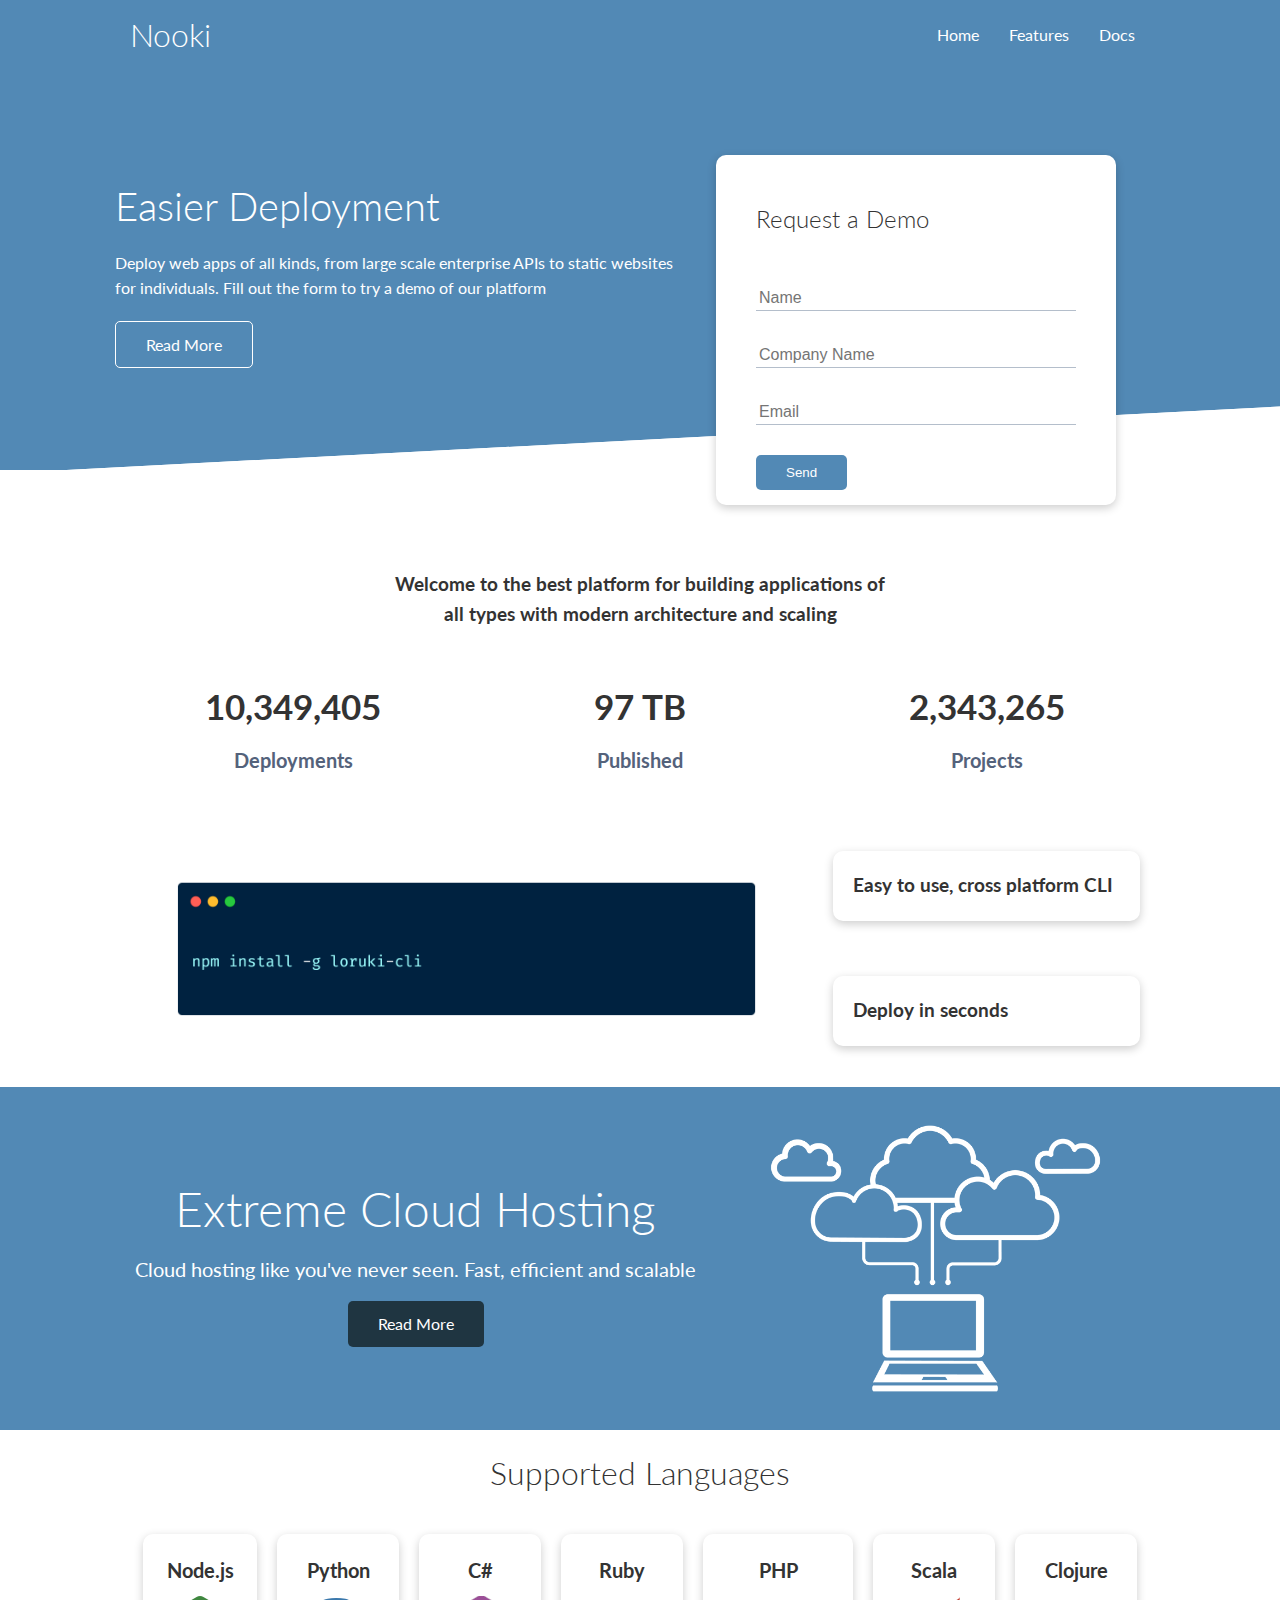
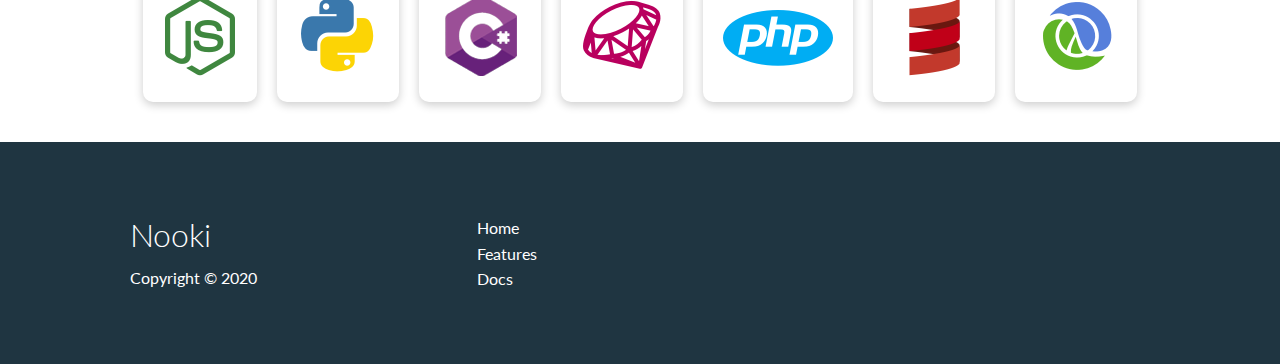
<file: index.html>
<!DOCTYPE html>
<html lang="en">

<head>
    <meta charset="UTF-8">
    <meta http-equiv="X-UA-Compatible" content="IE=edge">
    <meta name="viewport" content="width=device-width, initial-scale=1.0">
    <link rel="stylesheet" href="https://cdnjs.cloudflare.com/ajax/libs/font-awesome/6.0.0-beta3/css/all.min.css"
        integrity="sha512-Fo3rlrZj/k7ujTnHg4CGR2D7kSs0v4LLanw2qksYuRlEzO+tcaEPQogQ0KaoGN26/zrn20ImR1DfuLWnOo7aBA=="
        crossorigin="anonymous" referrerpolicy="no-referrer" />
    <link rel="stylesheet" href="style.css">
    <title>Nooki | Cloud Hosting for Everyone</title>
</head>

<body>
    <!-- Navbar -->
    <div class="navbar">
        <div class="container flex">
            <h1 class="logo">Nooki</h1>
            <nav>
                <ul>
                    <li><a href="index.html">Home</a></li>
                    <li><a href="features.html">Features</a></li>
                    <li><a href="docs.html">Docs</a></li>
                </ul>
            </nav>
        </div>
    </div>

    <!-- Showcase -->
    <section class="showcase">
        <div class="container grid">
            <div class="showcase-text">
                <h1>Easier Deployment</h1>
                <p>Deploy web apps of all kinds, from large scale enterprise APIs to static websites for individuals.
                    Fill out the form to try a demo of our platform</p>
                <a href="features.html" class="btn btn-outline"> Read More</a>
            </div>

            <div class="showcase-form card">
                <h2>Request a Demo</h2>
                <form name="contact" method="post" netlify-honeypot="bot-field" data-netlify="true">
                    <input type="hidden" name="form-name" value="contact">
                    <p class="hidden">
                        <label>Don't fill this out if you're human: <input name="bot-field"></label>
                    </p>
                    <div class="form-control">
                        <input type="text" name="name" placeholder="Name" required>
                    </div>
                    <div class="form-control">
                        <input type="text" name="company" placeholder="Company Name" required>
                    </div>
                    <div class="form-control">
                        <input type="email" name="email" placeholder="Email" required>
                    </div>
                    <input type="submit" value="Send" class="btn btn-primary">
                </form>
            </div>
        </div>
    </section>

    <!-- Stats -->
    <section class="stats">
        <div class="container">
            <h3 class="stats-heading text-center my-1">
                Welcome to the best platform for building applications of all types with modern architecture and scaling
            </h3>

            <div class="grid grid-3 text-center my-4">
                <div>
                    <i class="fas fa-server fa-3x"></i>
                    <h3>10,349,405</h3>
                    <p class="text-secondary">Deployments</p>
                </div>
                <div>
                    <i class="fas fa-upload fa-3x"></i>
                    <h3>97 TB</h3>
                    <p class="text-secondary">Published</p>
                </div>
                <div>
                    <i class="fas fa-project-diagram fa-3x"></i>
                    <h3>2,343,265</h3>
                    <p class="text-secondary">Projects</p>
                </div>
            </div>
        </div>
    </section>

    <!-- Cli -->
    <section class="cli">
        <div class="container grid">
            <img src="images/cli.png" alt="cli">
            <div class="card">
                <h3>Easy to use, cross platform CLI</h3>
            </div>
            <div class="card">
                <h3>Deploy in seconds</h3>
            </div>
        </div>
    </section>

    <!-- Cloud -->
    <section class="cloud bg-primary my-2 py-2">
        <div class="container grid">
            <div class="text-center">
                <h2 class="lg">Extreme Cloud Hosting</h2>
                <p class="lead my-1">Cloud hosting like you've never seen. Fast, efficient and scalable</p>
                <a href="features.html" class="btn btn-dark">Read More</a>
            </div>
            <img src="images/cloud.png" alt="cloud">
        </div>
    </section>

    <!-- Languages -->
    <section class="languages">
        <h2 class="md text-center my-2">
            Supported Languages
        </h2>
        <div class="container flex">
            <div class="card">
                <h4>Node.js</h4>
                <img src="images/logos/node.png" alt="node">
            </div>
            <div class="card">
                <h4>Python</h4>
                <img src="images/logos/python.png" alt="Python">
            </div>
            <div class="card">
                <h4>C#</h4>
                <img src="images/logos/csharp.png" alt="Csharp">
            </div>
            <div class="card">
                <h4>Ruby</h4>
                <img src="images/logos/ruby.png" alt="Ruby">
            </div>
            <div class="card">
                <h4>PHP</h4>
                <img src="images/logos/php.png" alt="PHP">
            </div>
            <div class="card">
                <h4>Scala</h4>
                <img src="images/logos/scala.png" alt="Scala">
            </div>
            <div class="card">
                <h4>Clojure</h4>
                <img src="images/logos/clojure.png" alt="Clojure">
            </div>
        </div>
    </section>

    <!-- Footer -->
    <footer class="footer bg-dark py-5">
        <div class="container grid grid-3">
            <div>
                <h1>Nooki</h1>
                <p>Copyright &copy; 2020</p>
            </div>
            <nav>
                <ul>
                    <li><a href="index.html">Home</a></li>
                    <li><a href="features.html">Features</a></li>
                    <li><a href="docs.html">Docs</a></li>
                </ul>
            </nav>
            <div class="social">
                <a href="#"><i class="fab fa-github fa-2x"></i>
                </a>
                <a href="#"><i class="fab fa-facebook fa-2x"></i>
                </a>
                <a href="#"><i class="fab fa-instagram fa-2x"></i>
                </a>
                <a href="#"><i class="fab fa-twitter fa-2x"></i>
                </a>
            </div>
        </div>
    </footer>

</body>

</html>
</file>
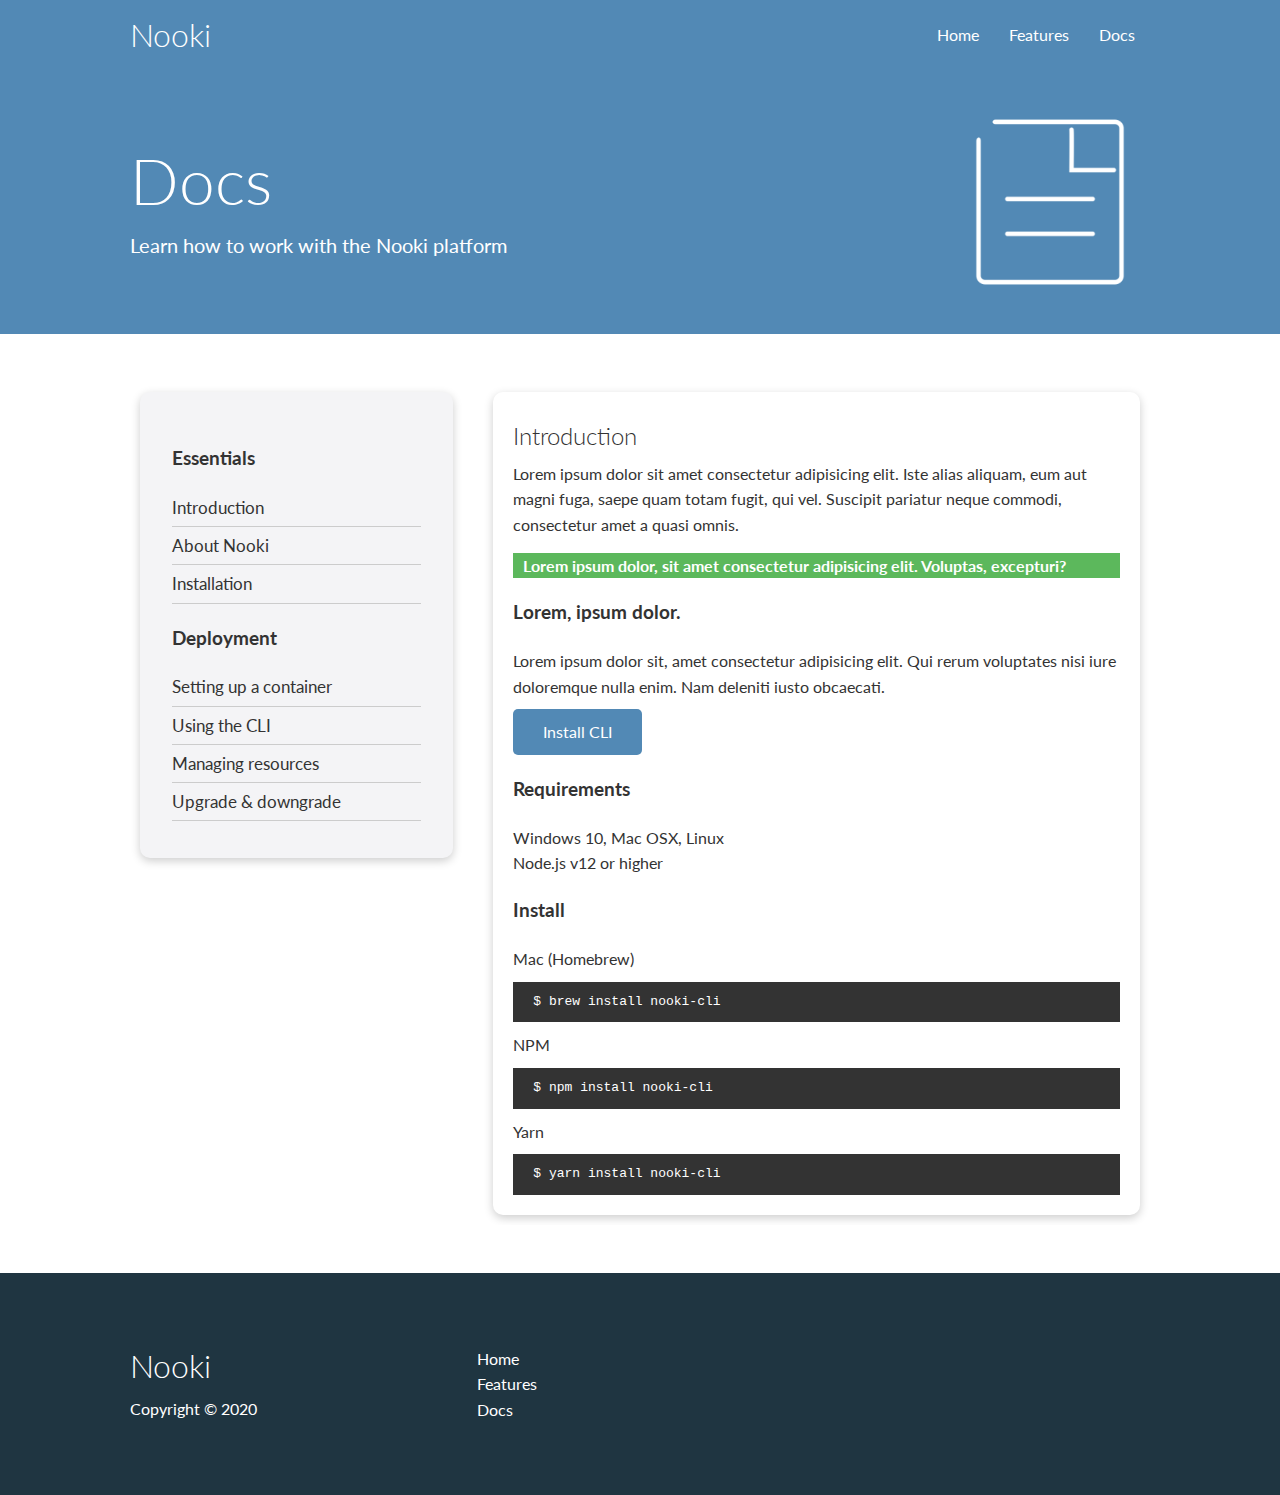
<file: docs.html>
<!DOCTYPE html>
<html lang="en">

<head>
    <meta charset="UTF-8">
    <meta http-equiv="X-UA-Compatible" content="IE=edge">
    <meta name="viewport" content="width=device-width, initial-scale=1.0">
    <link rel="stylesheet" href="https://cdnjs.cloudflare.com/ajax/libs/font-awesome/6.0.0-beta3/css/all.min.css"
        integrity="sha512-Fo3rlrZj/k7ujTnHg4CGR2D7kSs0v4LLanw2qksYuRlEzO+tcaEPQogQ0KaoGN26/zrn20ImR1DfuLWnOo7aBA=="
        crossorigin="anonymous" referrerpolicy="no-referrer" />
    <link rel="stylesheet" href="style.css">
    <title>Nooki | Cloud Hosting for Everyone</title>
</head>

<body>
    <!-- Navbar -->
    <div class="navbar">
        <div class="container flex">
            <h1 class="logo">Nooki</h1>
            <nav>
                <ul>
                    <li><a href="index.html">Home</a></li>
                    <li><a href="features.html">Features</a></li>
                    <li><a href="docs.html">Docs</a></li>
                </ul>
            </nav>
        </div>
    </div>

    <!-- Head -->
    <section class="docs-head bg-primary py-3">
        <div class="container grid">
            <div>
                <h1 class="xl">Docs</h1>
                <p class="lead">Learn how to work with the Nooki platform</p>
            </div>
            <img src="images/docs.png" alt="">
        </div>
    </section>

    <!-- Docs main -->
    <section class="docs-main my-4">
        <div class="container grid">
            <div class="card bg-light p-3">
                <h3 class="my-2">Essentials</h3>
                <nav>
                    <ul>
                        <li><a class="test-primary" href="#">Introduction</a></li>
                        <li><a href="#">About Nooki</a></li>
                        <li><a href="#">Installation</a></li>
                    </ul>
                </nav>
                <h3 class="my-2">Deployment</h3>
                <nav>
                    <ul>
                        <li><a href="#">Setting up a container</a></li>
                        <li><a href="#">Using the CLI</a></li>
                        <li><a href="#">Managing resources</a></li>
                        <li><a href="#">Upgrade & downgrade</a></li>
                    </ul>
                </nav>
            </div>
            <div class="card">
                <h2>Introduction</h2>
                <p>Lorem ipsum dolor sit amet consectetur adipisicing elit. Iste alias aliquam, eum aut magni fuga,
                    saepe quam totam fugit, qui vel. Suscipit pariatur neque commodi, consectetur amet a quasi omnis.
                </p>
                <div class="alert alert-success">
                    <i class="fas fa-info"></i> Lorem ipsum dolor, sit amet consectetur adipisicing elit. Voluptas,
                    excepturi?
                </div>
                <h3>Lorem, ipsum dolor.</h3>
                <p>Lorem ipsum dolor sit, amet consectetur adipisicing elit. Qui rerum voluptates nisi iure doloremque
                    nulla enim. Nam deleniti iusto obcaecati.</p>
                <a href="#" class="btn btn-primary">Install CLI</a>
                <h3>Requirements</h3>
                <ul>
                    <li>Windows 10, Mac OSX, Linux</li>
                    <li>Node.js v12 or higher</li>
                </ul>
                <h3>Install</h3>
                <p>Mac (Homebrew)</p>
                <pre><code>$ brew install nooki-cli</code></pre>
                <p>NPM</p>
                <pre><code>$ npm install nooki-cli</code></pre>
                <p>Yarn</p>
                <pre><code>$ yarn install nooki-cli</code></pre>
            </div>
        </div>
    </section>

    <!-- Footer -->
    <footer class="footer bg-dark py-5">
        <div class="container grid grid-3">
            <div>
                <h1>Nooki</h1>
                <p>Copyright &copy; 2020</p>
            </div>
            <nav>
                <ul>
                    <li><a href="index.html">Home</a></li>
                    <li><a href="features.html">Features</a></li>
                    <li><a href="docs.html">Docs</a></li>
                </ul>
            </nav>
            <div class="social">
                <a href="#"><i class="fab fa-github fa-2x"></i>
                </a>
                <a href="#"><i class="fab fa-facebook fa-2x"></i>
                </a>
                <a href="#"><i class="fab fa-instagram fa-2x"></i>
                </a>
                <a href="#"><i class="fab fa-twitter fa-2x"></i>
                </a>
            </div>
        </div>
    </footer>

</body>

</html>
</file>
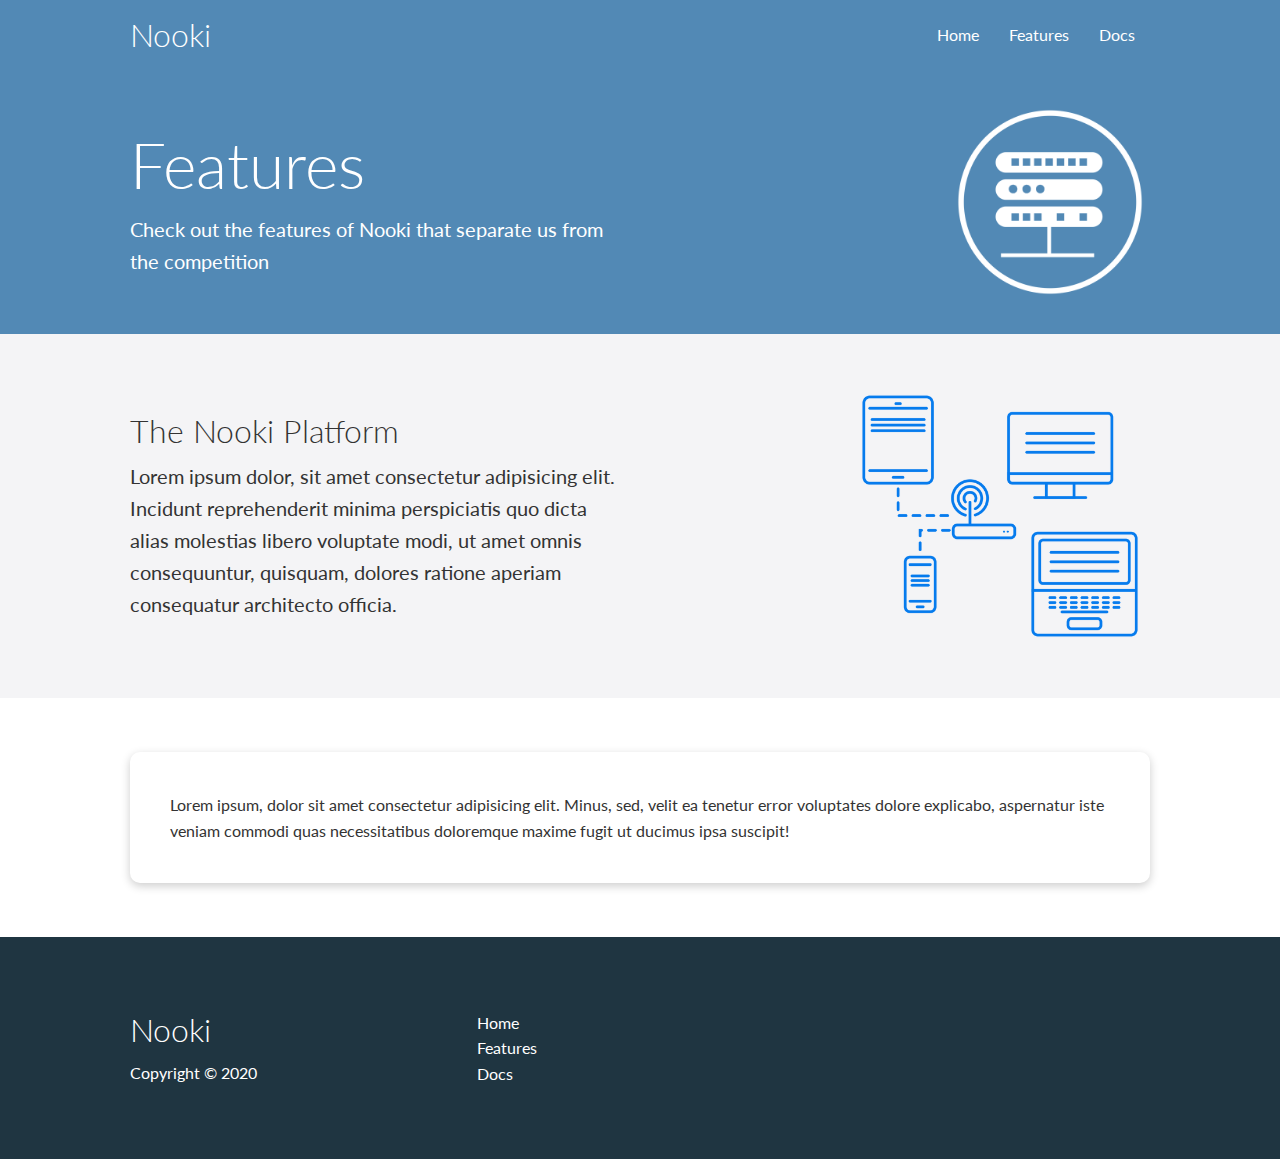
<file: features.html>
<!DOCTYPE html>
<html lang="en">

<head>
    <meta charset="UTF-8">
    <meta http-equiv="X-UA-Compatible" content="IE=edge">
    <meta name="viewport" content="width=device-width, initial-scale=1.0">
    <link rel="stylesheet" href="https://cdnjs.cloudflare.com/ajax/libs/font-awesome/6.0.0-beta3/css/all.min.css"
        integrity="sha512-Fo3rlrZj/k7ujTnHg4CGR2D7kSs0v4LLanw2qksYuRlEzO+tcaEPQogQ0KaoGN26/zrn20ImR1DfuLWnOo7aBA=="
        crossorigin="anonymous" referrerpolicy="no-referrer" />
    <link rel="stylesheet" href="style.css">
    <title>Nooki | Cloud Hosting for Everyone</title>
</head>

<body>
    <!-- Navbar -->
    <div class="navbar">
        <div class="container flex">
            <h1 class="logo">Nooki</h1>
            <nav>
                <ul>
                    <li><a href="index.html">Home</a></li>
                    <li><a href="features.html">Features</a></li>
                    <li><a href="docs.html">Docs</a></li>
                </ul>
            </nav>
        </div>
    </div>

    <!-- Head -->
    <section class="features-head bg-primary py-3">
        <div class="container grid">
            <div>
                <h1 class="xl">Features</h1>
                <p class="lead">Check out the features of Nooki that separate us from the competition</p>
            </div>
            <img src="images/server.png" alt="">
        </div>
    </section>

    <!-- Sub head -->
    <section class="features-sub-head bg-light py-3">
        <div class="container grid">
            <div>
                <h1 class="md">The Nooki Platform</h1>
                <p class="lead">Lorem ipsum dolor, sit amet consectetur adipisicing elit. Incidunt reprehenderit minima
                    perspiciatis quo dicta alias molestias libero voluptate modi, ut amet omnis consequuntur, quisquam,
                    dolores ratione aperiam consequatur architecto officia.</p>
            </div>
            <img src="images/server2.png" alt="">
        </div>
    </section>

    <section class="features-main my-2">
        <div class="container grid grid-3">
            <div class="card flex">
                <i class="fas fa-server fa-3x"></i>
                <p>Lorem ipsum, dolor sit amet consectetur adipisicing elit. Minus, sed, velit ea tenetur error
                    voluptates dolore explicabo, aspernatur iste veniam commodi quas necessitatibus doloremque maxime
                    fugit ut ducimus ipsa suscipit!</p>
            </div>
        </div>
    </section>

    <!-- Footer -->
    <footer class="footer bg-dark py-5">
        <div class="container grid grid-3">
            <div>
                <h1>Nooki</h1>
                <p>Copyright &copy; 2020</p>
            </div>
            <nav>
                <ul>
                    <li><a href="index.html">Home</a></li>
                    <li><a href="features.html">Features</a></li>
                    <li><a href="docs.html">Docs</a></li>
                </ul>
            </nav>
            <div class="social">
                <a href="#"><i class="fab fa-github fa-2x"></i>
                </a>
                <a href="#"><i class="fab fa-facebook fa-2x"></i>
                </a>
                <a href="#"><i class="fab fa-instagram fa-2x"></i>
                </a>
                <a href="#"><i class="fab fa-twitter fa-2x"></i>
                </a>
            </div>
        </div>
    </footer>

</body>

</html>
</file>
<file: style.css>
@import url('https://fonts.googleapis.com/css2?family=Lato:wght@300&family=Poppins:wght@200;300;400;500;600;700;800&family=Raleway:wght@800&family=Rubik:wght@300;400;600;700&display=swap');

:root {
    --primary-color: #5289b5;
    --secondary-color: #54627b;
    --dark-color: #1f3541;
    --light-color: #f4f4f6;
    --success-color: #5cb85c;
    --error-color: #d9534f;
}


/* reset */
* {
    box-sizing: border-box;
    padding: 0;
    margin: 0;
}

body {
    font-family: 'Lato', sans-serif;
    color: #333;
    line-height: 1.6;
}

ul {
    list-style-type: none;
}

a {
    text-decoration: none;
    color: #333;
}

h1, h2 {
    font-weight: 300;
    line-height: 1.2;
    margin: 10px 0;
}

p {
    margin: 10px 0;
}

img {
    width: 100%;
}

code, pre {
    background: #333;
    color: #fff;
    padding: 10px;
}


/* ---------------------Utilities--------------------- */
.container {
    max-width: 1100px;
    margin: 0 auto;
    overflow: auto;
    padding: 0 40px;
}

.flex {
    display: flex;
    justify-content: center;
    align-items: center;
    height: 100%;
}

.grid {
    display: grid;
    grid-template-columns: repeat(2, 1fr);
    gap: 20px;
    justify-content: center;
    height: 100%;
    align-items: center; 
}

.grid-3 {
    grid-template-columns: repeat(3, 1fr);
}

.card {
    background-color: #fff;
    color: #333;
    border-radius: 10px;
    box-shadow: 0 3px 10px rgba(0,0,0,0.2);
    padding: 20px;
    margin: 10px;
}

.btn {
    display: inline-block;
    padding: 10px 30px;
    cursor: pointer;
    background: var(--primary-color);
    color: #fff;
    border: none;
    border-radius: 5px;
}

.btn:hover {
    transform: scale(0.9);
}

.btn-outline {
    background-color: transparent;
    border: 1px #fff solid;
}

/* Backgrounds & colored buttons */
.bg-primary,
.btn-primary {
    background-color: var(--primary-color);
    color: #fff;
}

.bg-secondary,
.btn-secondary {
    background-color: var(--secondary-color);
    color: #fff;
}

.bg-dark,
.btn-dark {
    background-color: var(--dark-color);
    color: #fff;
}

.bg-light,
.btn-light {
    background-color: var(--light-color);
    color: #333;
}

.bg-primary a,
.btn-primary a,
.bg-secondary a,
.btn-secondary a,
.bg-dark a,
.btn-dark a {
    color: #fff;
}

/* Text colors */
.text-primary {
    color: var(--primary-color);
}

.text-secondary {
    color: var(--secondary-color);
}

.text-dark {
    color: var(--dark-color);
}

.text-light {
    color: var(--light-color);
}

/* Text sizes */
.lead {
    font-size: 20px;
}

.sm {
    font-size: 1rem;
}

.md {
    font-size: 2rem;
}

.lg {
    font-size: 3rem;
}

.xl {
    font-size: 4rem;
}

.text-center {
    text-align: center;
}

/* Alert */
.alert {
    background-color: var(--light-color);
    padding: 10x 20x;
    font-weight: bold;
    margin: 15px 0;
}

.alert i {
    margin-right: 10px;
}

.alert-success {
    background-color: var(--success-color);
    color: #fff;
}

.alert-error {
    background-color: var(--error-color);
    color: #fff;
}


/* Margin */
.my-1 {
    margin: 1rem 0;
}

.my-2 {
    margin: 1.5rem 0;
}

.my-3 {
    margin: 2rem 0;
}

.my-4 {
    margin: 3rem 0;
}

.my-5 {
    margin: 4rem 0;
}

.m-1 {
    margin: 1rem;
}

.m-2 {
    margin: 1.5rem;
}

.m-3 {
    margin: 2rem;
}

.m-4 {
    margin: 3rem;
}

.m-5 {
    margin: 4rem;
}



/* Padding */
.py-1 {
    padding: 1rem 0;
}

.py-2 {
    padding: 1.5rem 0;
}

.py-3 {
    padding: 2rem 0;
}

.py-4 {
    padding: 3rem 0;
}

.py-5 {
    padding: 4rem 0;
}

.p-1 {
    padding: 1rem;
}

.p-2 {
    padding: 1.5rem;
}

.p-3 {
    padding: 2rem;
}

.p-4 {
    padding: 3rem;
}

.p-5 {
    padding: 4rem;
}


/* ---------------------Base Styles--------------------- */

.hidden {
    visibility: hidden;
    height: 0;
}

/* Navbar */
.navbar {
    background-color: var(--primary-color);
    color: #fff;
    height: 70px;
}

.navbar ul {
    display: flex;
}

.navbar a {
    color: #fff;
    padding: 10px;
    margin: 0 5px;
}

.navbar a:hover {
    border-bottom: 2px #fff white;
}

.navbar .flex {
    justify-content: space-between;
}

/* Showcase */
.showcase {
    height: 400px;
    background-color: var(--primary-color);
    color: #fff;
    position: relative;
}

.showcase h1 {
    font-size: 40px;
}

.showcase p {
    margin: 20px 0;
}

.showcase .grid {
    overflow: visible;
    grid-template-columns: 55% 45%;
    gap: 30px;
}

.showcase-text {
    animation: slideInFromLeft 0.7s ease-in;
}

.showcase-form {
    position: relative;
    top: 60px;
    height: 350px;
    width: 400px;
    padding: 40px;
    z-index: 100;
    animation: slideInFromRight 0.7s ease-in;
}

.showcase-form .form-control {
    margin: 30px 0;
}

.showcase-form input[type='text'],
.showcase-form input[type='email'] {
    border: 0;
    border-bottom: 1px solid #b4becb;
    width: 100%;
    padding: 3px;
    font-size: 16px;
}

.showcase-form input:focus {
    outline: none;
}

.showcase::before,
.showcase::after {
    content: '';
    position: absolute;
    height: 100px;
    bottom: -70px;
    right: 0;
    left: 0;
    background: #fff;
    transform: skewY(-3deg);
    -webkit-transform: skewY(-3deg);
    -moz-transform: skewY(-3deg);
    -ms-transform: skewY(-3deg);
}

/* Stats */
.stats {
    padding-top: 100px;
    animation: slideInFromBottom 0.7s ease-in;
}

.stats-heading {
    max-width: 500px;
    margin: auto;
}

.stats .grid h3 {
    font-size: 35px;
}

.stats .grid p {
    font-size: 20px;
    font-weight: bold;
}

/* Cli */
.cli .grid {
    grid-template-columns: repeat(3, 1fr);
    grid-template-rows: repeat(2, 1fr);
}

.cli .grid > *:first-child {
    grid-column: 1 / span 2;
    grid-row: 1 / span 2;
}

/* Cloud */
.cloud .grid {
    grid-template-columns: 4fr 3fr;
}

/* Languages */
.languages .flex {
    flex-wrap: wrap;
}

.languages .card {
    text-align: center;
    margin: 18px 10px 40px;
    transition: transform 0.2s ease-in;
}

.languages .card h4 {
    font-size: 20px;
    margin-bottom: 10px;
}

.languages .card:hover {
    transform: translateY(-15px);
}

/* Features */
.features-head img,
.docs-head img {
    width: 200px;
    justify-self: flex-end;
}

.features-sub-head img {
    width: 300px;
    justify-self: flex-end;
}

.features-main .card > i {
    margin-right: 20px;
}

.features-main .grid {
    padding: 30px;
}

.features-main .grid > *:first-child {
    grid-column: 1 / span 3;
}

.features-main .grid > *:nth-child(2) {
    grid-column: 1 / span 2;
}

/* Docs */
.docs-main h3 {
    margin: 20px 0;
}

.docs-main .grid {
    grid-template-columns: 1fr 2fr;
    align-items: flex-start;
}

.docs-main nav li {
    font-size: 17px;
    padding-bottom: 5px;
    margin-bottom: 5px;
    border-bottom: 1px #ccc solid;
}

.docs-main a:hover {
    font-weight: bold;
}

/* Footer */
.footer .social a {
    margin: 0 10px;
}

/* Animations */
@keyframes slideInFromLeft {
    0% {
        transform: translateX(-100%);
    }

    100% {
        transform: translateX(0);
    }
}

@keyframes slideInFromRight {
    0% {
        transform: translateX(100%);
    }

    100% {
        transform: translateX(0);
    }
}

@keyframes slideInFromTop {
    0% {
        transform: translateY(-100%);
    }

    100% {
        transform: translateX(0);
    }
}

@keyframes slideInFromBottom {
    0% {
        transform: translateY(100%);
    }

    100% {
        transform: translateX(0);
    }
}





/* ------------Media Queries------------ */
/* Tablets and under */
@media(max-width: 768px) {
    .grid,
    .showcase .grid,
    .stats .grid,
    .cli .grid,
    .cloud .grid,
    .features-main .grid,
    .docs-main .grid {
        grid-template-columns: 1fr;
        grid-template-rows: 1fr;
    }

    .showcase {
        height: auto;
    }

    .showcase-text {
        text-align: center;
        margin-top: 40px;
        animation: slideInFromTop 0.7s ease-in;
    }

    .showcase-form {
        justify-self: center;
        margin: auto;
        animation: slideInFromBottom 0.7s ease-in;
    }

    .cli .grid > *:first-child {
        grid-column: 1;
        grid-row: 1;
    }

    .features-head,
    .features-sub-head,
    .docs-head {
        text-align: center;
    }

    .features-head img,
    .features-sub-head img,
    .docs-head img {
        justify-self: center;
    }

    .features-main .grid >*:first-child,
    .features-main .grid >*:nth-child(2) {
        grid-column: 1;
    }
}

/* Mobile */
@media(max-width: 500px) {
    .navbar {
        height: 110px;
    }

    .navbar .flex {
        flex-direction: column;
    }

    .navbar ul {
        padding: 10px;
        background-color: rgba(0,0,0,0.1);
    }
}
</file>
